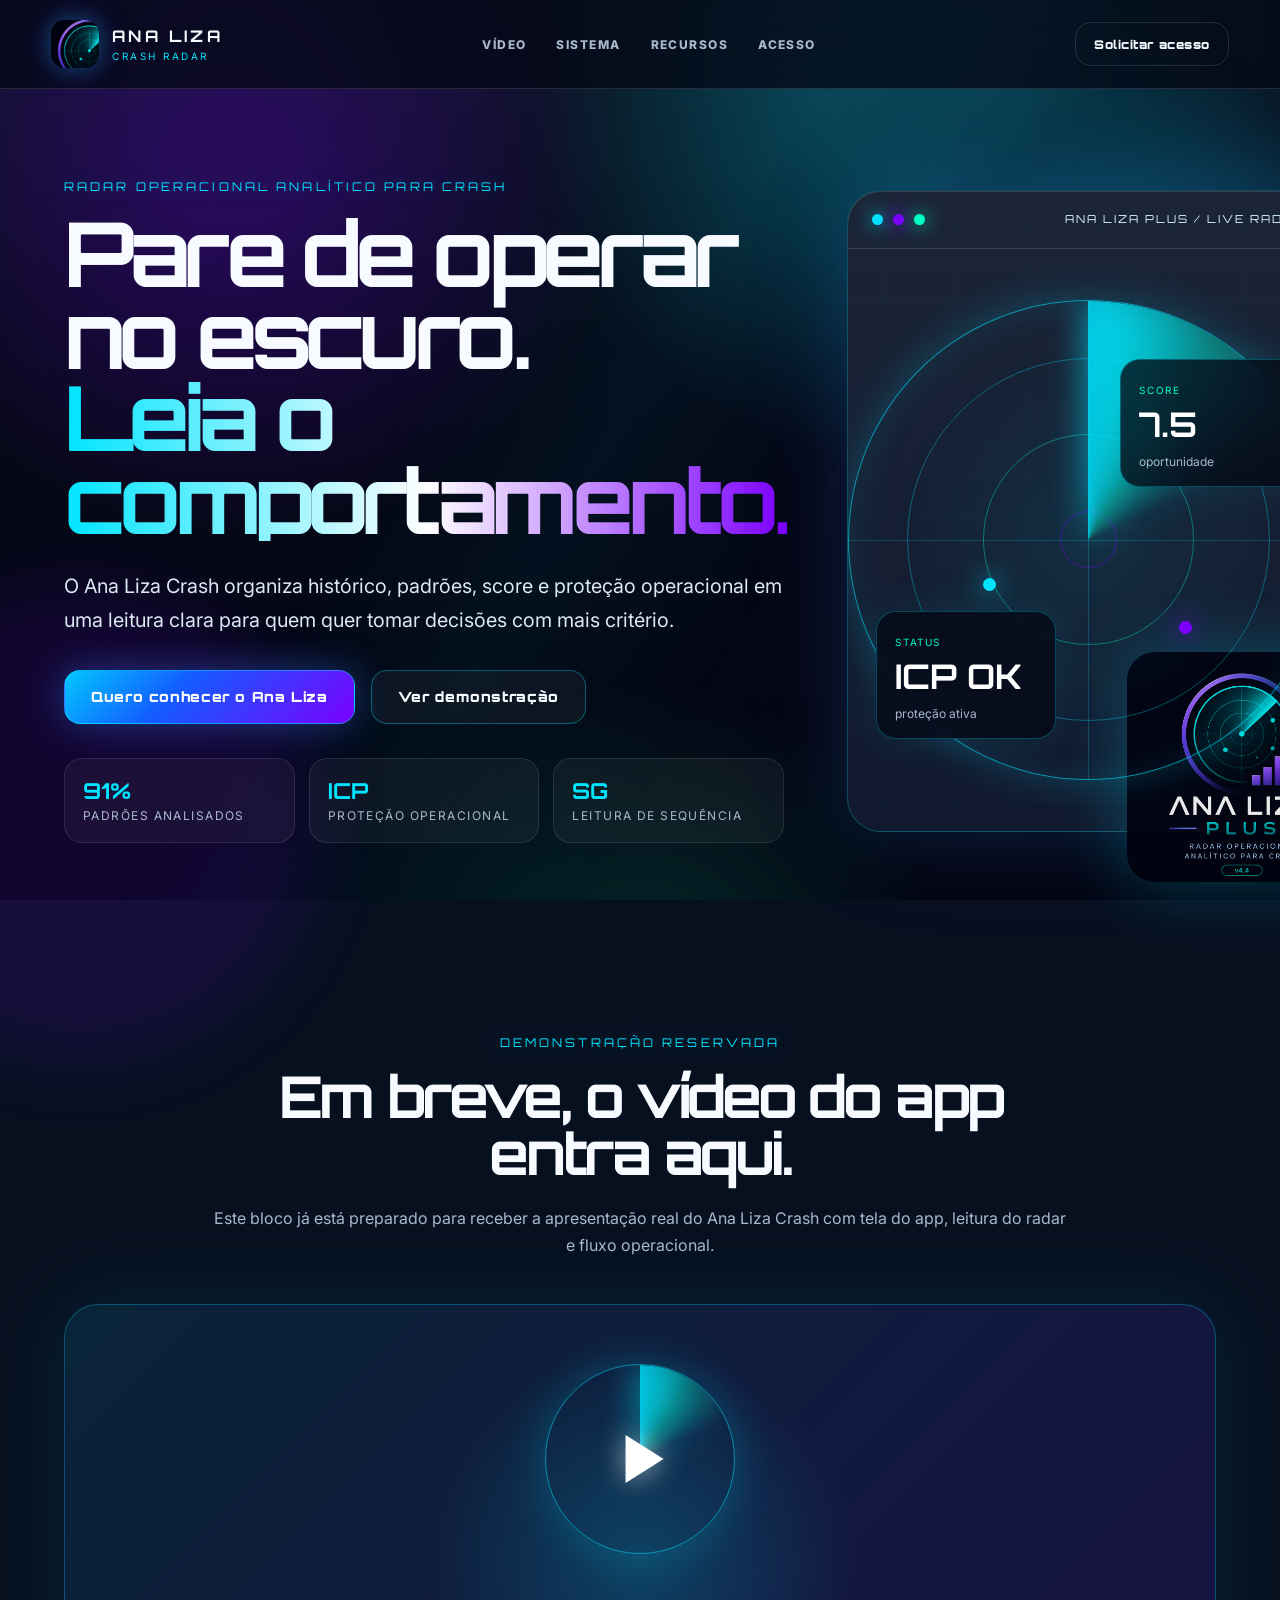
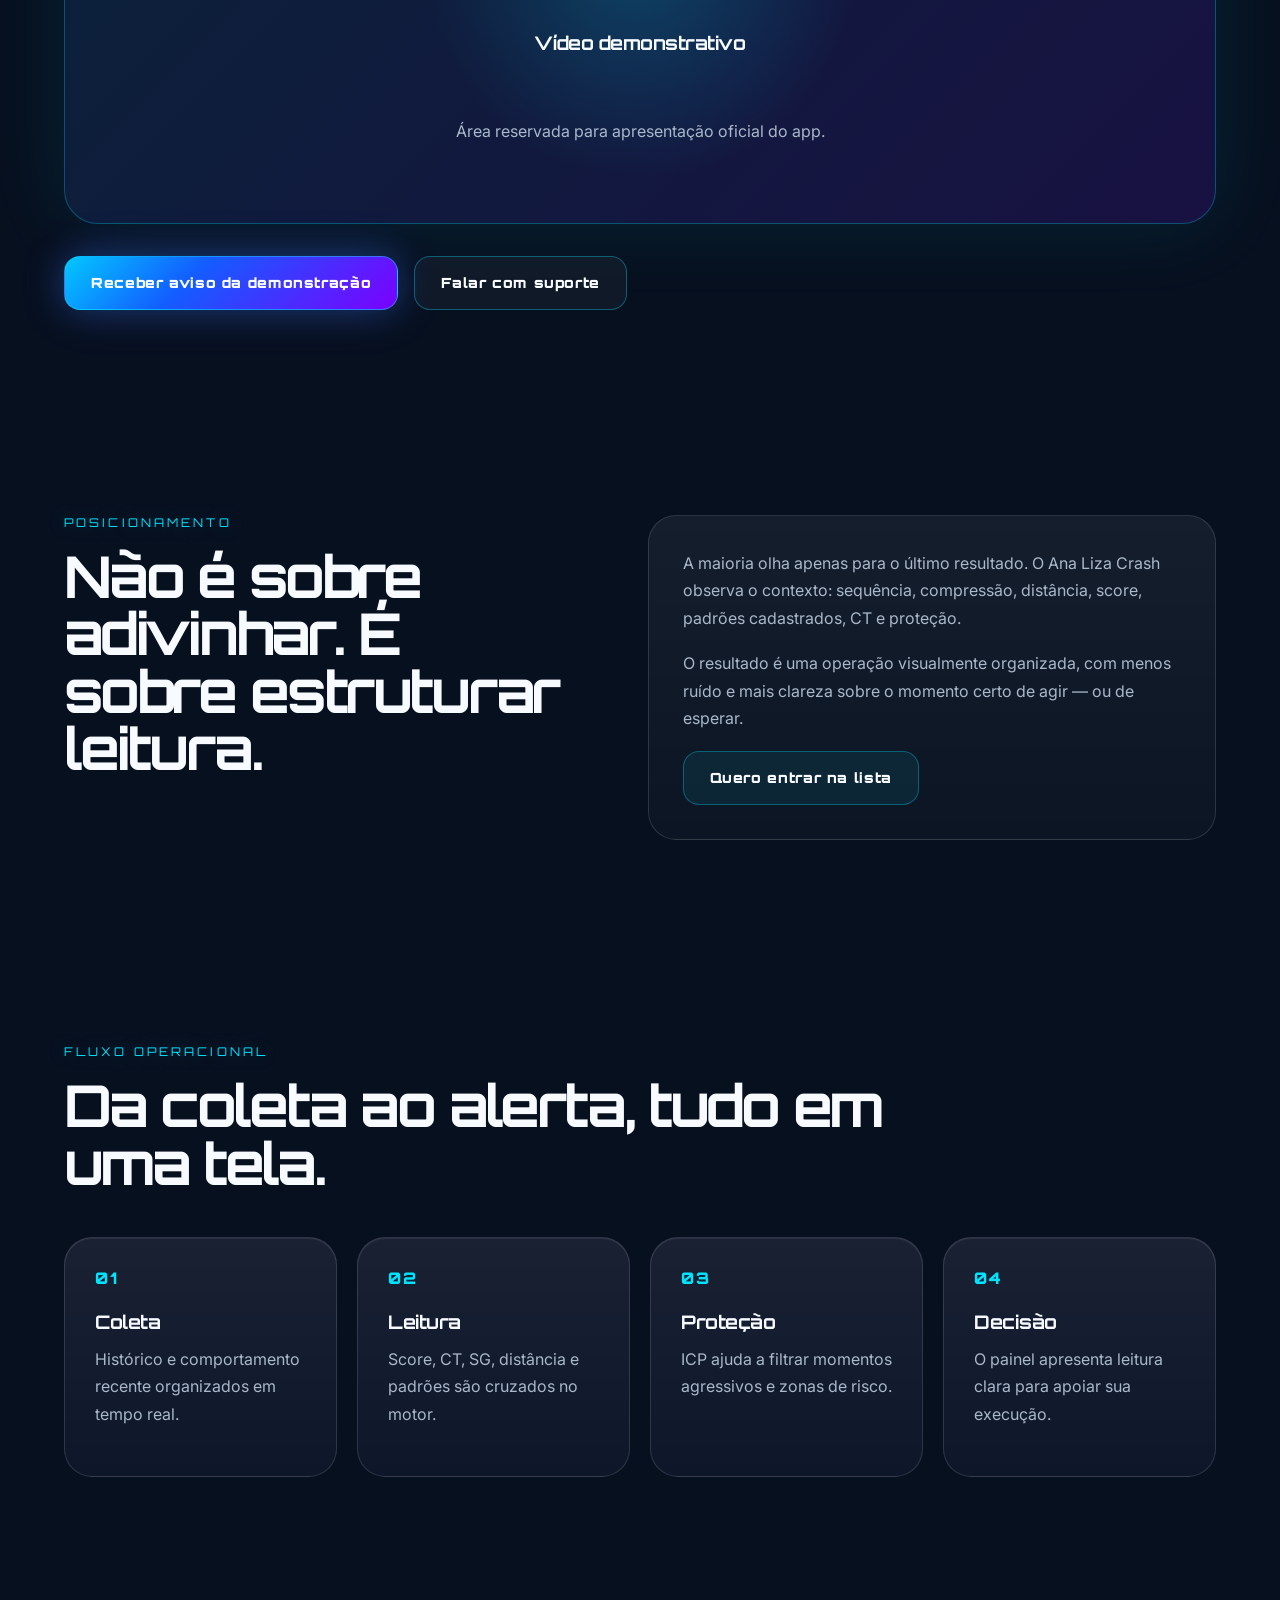
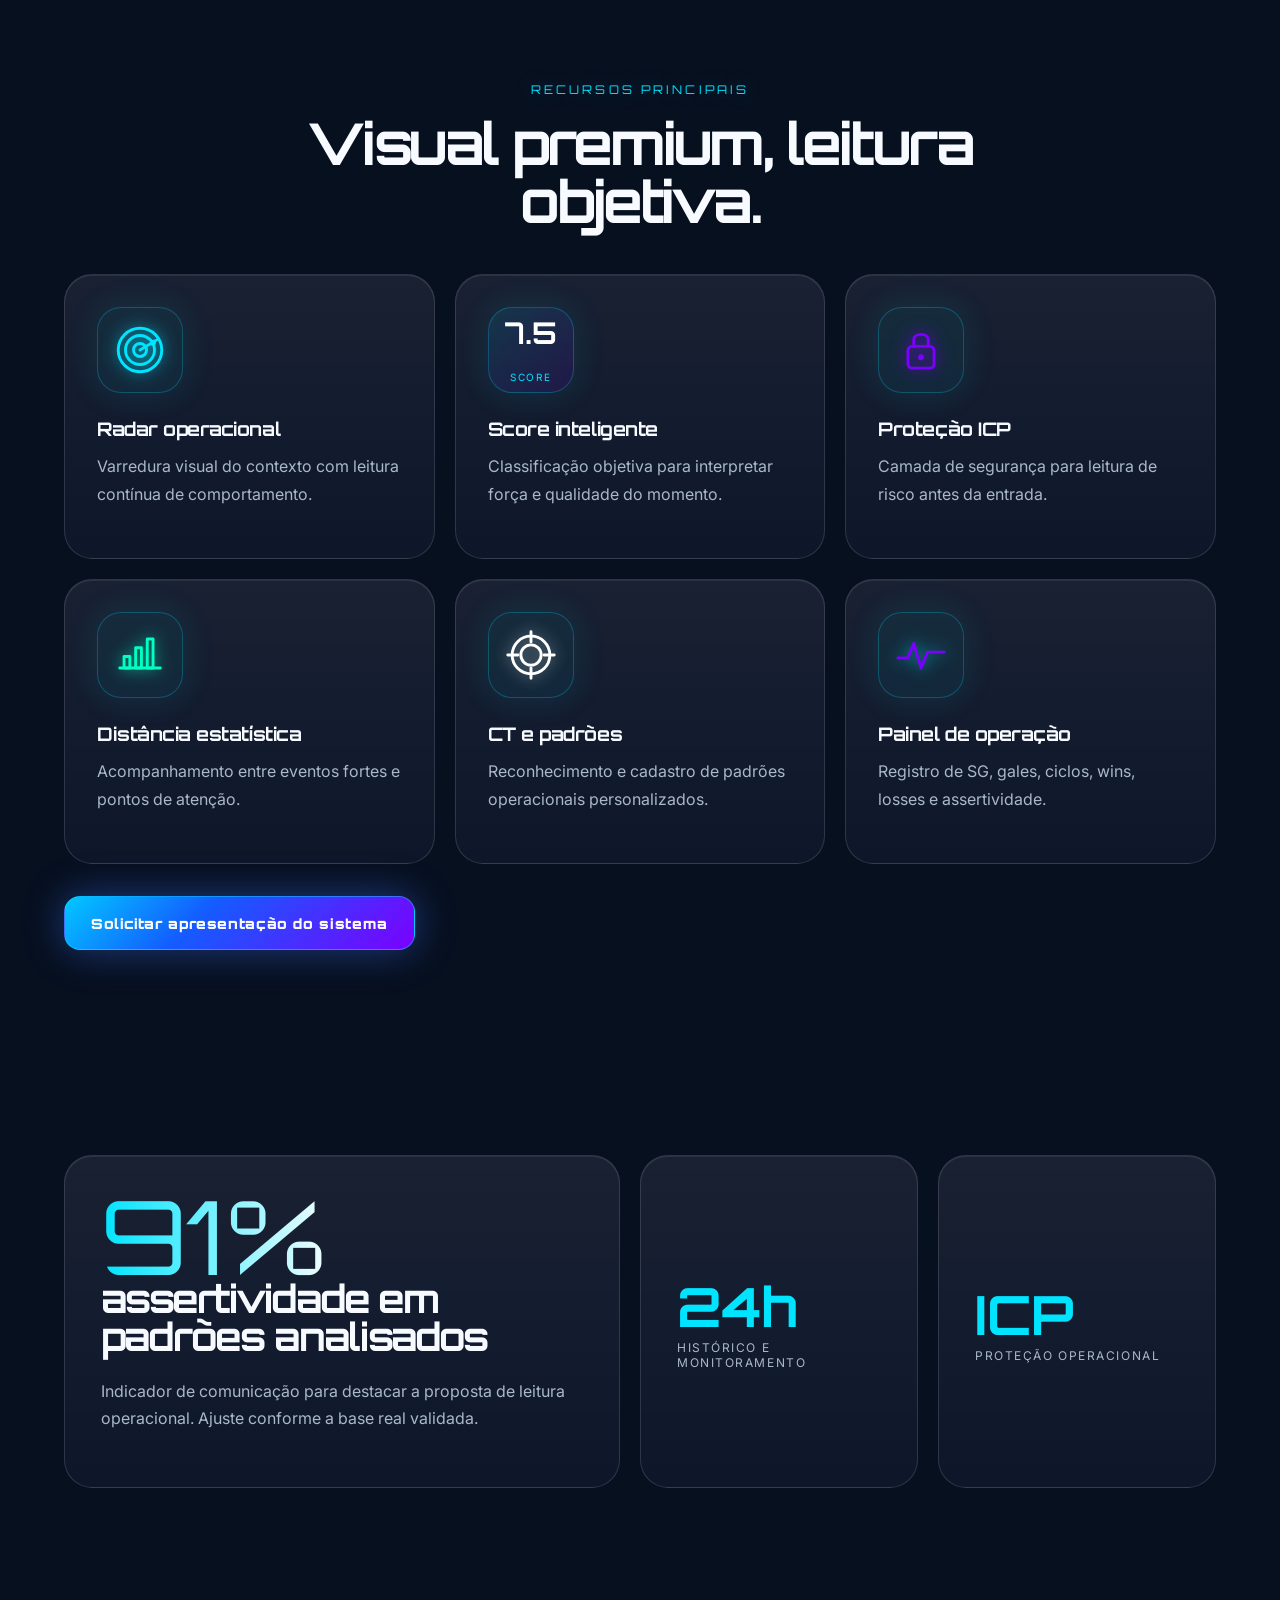
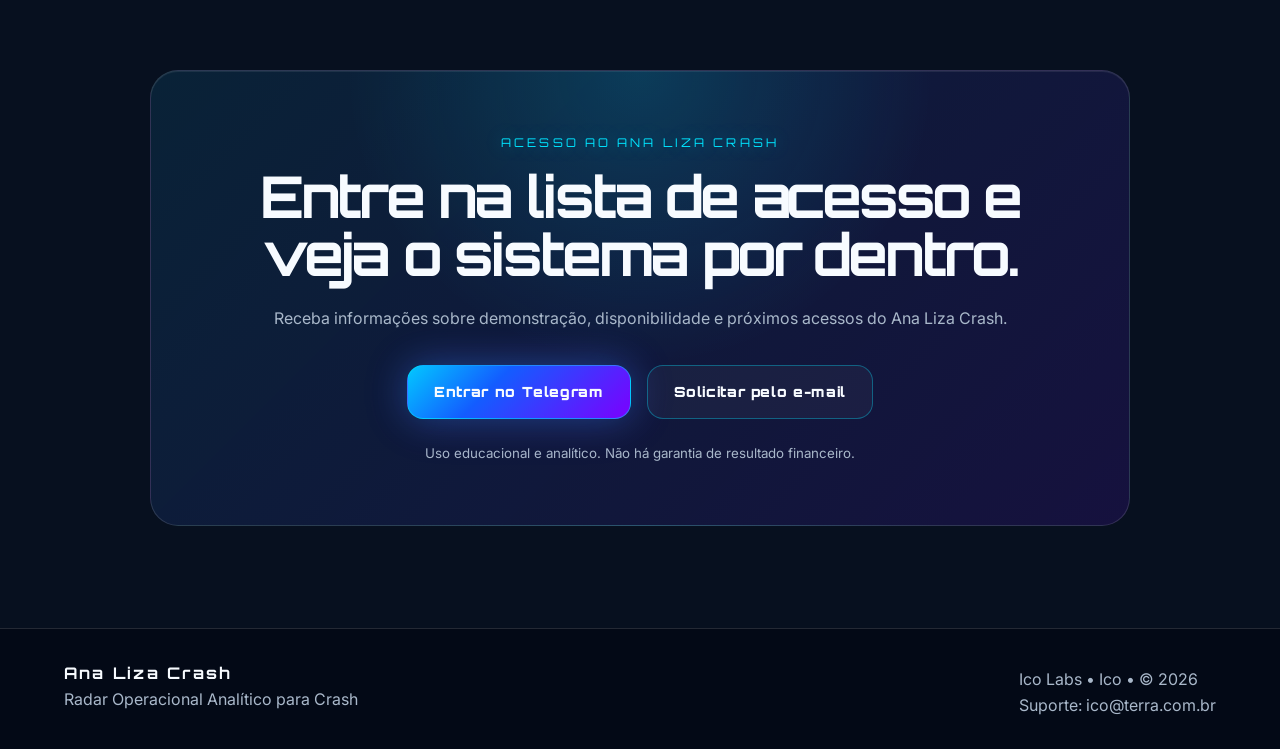
<file: index.html>
<!DOCTYPE html>
<html lang="pt-BR">
<head>
  <meta charset="UTF-8" />
  <meta name="viewport" content="width=device-width, initial-scale=1.0" />
  <title>Ana Liza Crash — Radar Operacional Analítico</title>
  <meta name="description" content="Ana Liza Crash: radar operacional analítico para leitura de padrões no Crash." />
  <link rel="preconnect" href="https://fonts.googleapis.com">
  <link rel="preconnect" href="https://fonts.gstatic.com" crossorigin>
  <link href="https://fonts.googleapis.com/css2?family=Orbitron:wght@500;700;800;900&family=Inter:wght@400;500;600;700;800;900&display=swap" rel="stylesheet">
  
<link rel="icon" href="favicon.ico" sizes="any">
<link rel="icon" type="image/png" sizes="32x32" href="favicon-32.png">
<link rel="icon" type="image/png" sizes="256x256" href="favicon-256.png">
<link rel="apple-touch-icon" href="favicon-256.png">

<link rel="stylesheet" href="style.css" />
</head>

<body>
  <div class="scanlines"></div>
  <div class="ambient ambient-a"></div>
  <div class="ambient ambient-b"></div>

  <header class="nav">
    <a class="brand" href="#topo">
      <img src="assets/app-icon.png" alt="Ícone Ana Liza Crash" />
      <span>
        <strong>ANA LIZA</strong>
        <small>CRASH RADAR</small>
      </span>
    </a>

    <nav class="nav-menu">
      <a href="#video">Vídeo</a>
      <a href="#sistema">Sistema</a>
      <a href="#recursos">Recursos</a>
      <a href="#acesso">Acesso</a>
    </nav>

    <a class="btn btn-nav" href="#acesso">Solicitar acesso</a>
  </header>

  <main id="topo">
    <section class="hero">
      <div class="hero-copy reveal">
        <div class="eyebrow">RADAR OPERACIONAL ANALÍTICO PARA CRASH</div>

        <h1>
          Pare de operar no escuro.
          <span>Leia o comportamento.</span>
        </h1>

        <p class="lead">
          O Ana Liza Crash organiza histórico, padrões, score e proteção operacional em uma leitura clara para quem quer tomar decisões com mais critério.
        </p>

        <div class="hero-actions">
          <a class="btn btn-primary" href="#acesso">Quero conhecer o Ana Liza</a>
          <a class="btn btn-outline" href="#video">Ver demonstração</a>
        </div>

        <div class="micro-proof">
          <div><b>91%</b><span>padrões analisados</span></div>
          <div><b>ICP</b><span>proteção operacional</span></div>
          <div><b>SG</b><span>leitura de sequência</span></div>
        </div>
      </div>

      <div class="hero-panel reveal">
        <div class="hero-device">
          <div class="device-top">
            <span></span><span></span><span></span>
            <p>ANA LIZA PLUS / LIVE RADAR</p>
          </div>

          <div class="radar-stage">
            <div class="radar-orb">
              <div class="ring r1"></div>
              <div class="ring r2"></div>
              <div class="ring r3"></div>
              <div class="axis x"></div>
              <div class="axis y"></div>
              <div class="sweep"></div>
              <i class="ping p1"></i>
              <i class="ping p2"></i>
              <i class="ping p3"></i>
            </div>

            <div class="status-card status-a">
              <small>SCORE</small>
              <strong>7.5</strong>
              <span>oportunidade</span>
            </div>

            <div class="status-card status-b">
              <small>STATUS</small>
              <strong>ICP OK</strong>
              <span>proteção ativa</span>
            </div>
          </div>
        </div>

        <div class="logo-float">
          <img src="assets/ana-liza-logo.png" alt="Ana Liza Plus" />
        </div>
      </div>
    </section>

    <section id="video" class="section video-section">
      <div class="section-heading center reveal">
        <div class="eyebrow">DEMONSTRAÇÃO RESERVADA</div>
        <h2>Em breve, o vídeo do app entra aqui.</h2>
        <p>
          Este bloco já está preparado para receber a apresentação real do Ana Liza Crash com tela do app, leitura do radar e fluxo operacional.
        </p>
      </div>

      <div class="video-box reveal">
        <div class="video-radar">
          <div class="sweep"></div>
          <div class="play"></div>
        </div>
        <h3>Vídeo demonstrativo</h3>
        <p>Área reservada para apresentação oficial do app.</p>
      </div>

      <div class="center cta-row reveal">
        <a class="btn btn-primary" href="#acesso">Receber aviso da demonstração</a>
        <a class="btn btn-outline" href="mailto:ico@terra.com.br">Falar com suporte</a>
      </div>
    </section>

    <section id="sistema" class="section split">
      <div class="reveal">
        <div class="eyebrow">POSICIONAMENTO</div>
        <h2>Não é sobre adivinhar. É sobre estruturar leitura.</h2>
      </div>

      <div class="copy-card reveal">
        <p>
          A maioria olha apenas para o último resultado. O Ana Liza Crash observa o contexto: sequência, compressão, distância, score, padrões cadastrados, CT e proteção.
        </p>
        <p>
          O resultado é uma operação visualmente organizada, com menos ruído e mais clareza sobre o momento certo de agir — ou de esperar.
        </p>
        <a class="btn btn-secondary" href="#acesso">Quero entrar na lista</a>
      </div>
    </section>

    <section class="section flow">
      <div class="section-heading reveal">
        <div class="eyebrow">FLUXO OPERACIONAL</div>
        <h2>Da coleta ao alerta, tudo em uma tela.</h2>
      </div>

      <div class="steps">
        <article class="reveal">
          <span>01</span>
          <h3>Coleta</h3>
          <p>Histórico e comportamento recente organizados em tempo real.</p>
        </article>
        <article class="reveal">
          <span>02</span>
          <h3>Leitura</h3>
          <p>Score, CT, SG, distância e padrões são cruzados no motor.</p>
        </article>
        <article class="reveal">
          <span>03</span>
          <h3>Proteção</h3>
          <p>ICP ajuda a filtrar momentos agressivos e zonas de risco.</p>
        </article>
        <article class="reveal">
          <span>04</span>
          <h3>Decisão</h3>
          <p>O painel apresenta leitura clara para apoiar sua execução.</p>
        </article>
      </div>
    </section>

    <section id="recursos" class="section resources">
      <div class="section-heading center reveal">
        <div class="eyebrow">RECURSOS PRINCIPAIS</div>
        <h2>Visual premium, leitura objetiva.</h2>
      </div>

      <div class="feature-grid">
        <article class="feature reveal">
          <div class="feature-icon radar-svg">
            <svg viewBox="0 0 80 80" aria-hidden="true">
              <circle cx="40" cy="40" r="30"></circle><circle cx="40" cy="40" r="20"></circle><circle cx="40" cy="40" r="9"></circle>
              <path d="M40 40 L65 25"></path><circle class="fill" cx="58" cy="30" r="4"></circle>
            </svg>
          </div>
          <h3>Radar operacional</h3>
          <p>Varredura visual do contexto com leitura contínua de comportamento.</p>
        </article>

        <article class="feature reveal">
          <div class="feature-icon score-svg">
            <strong>7.5</strong>
            <small>SCORE</small>
          </div>
          <h3>Score inteligente</h3>
          <p>Classificação objetiva para interpretar força e qualidade do momento.</p>
        </article>

        <article class="feature reveal">
          <div class="feature-icon lock-svg">
            <svg viewBox="0 0 80 80" aria-hidden="true">
              <rect x="22" y="35" width="36" height="30" rx="6"></rect>
              <path d="M30 35 V26 C30 16 50 16 50 26 V35"></path>
              <circle class="fill" cx="40" cy="50" r="4"></circle>
            </svg>
          </div>
          <h3>Proteção ICP</h3>
          <p>Camada de segurança para leitura de risco antes da entrada.</p>
        </article>

        <article class="feature reveal">
          <div class="feature-icon chart-svg">
            <svg viewBox="0 0 80 80" aria-hidden="true">
              <path d="M12 58 H68"></path>
              <rect x="18" y="42" width="8" height="16"></rect>
              <rect x="34" y="30" width="8" height="28"></rect>
              <rect x="50" y="18" width="8" height="40"></rect>
            </svg>
          </div>
          <h3>Distância estatística</h3>
          <p>Acompanhamento entre eventos fortes e pontos de atenção.</p>
        </article>

        <article class="feature reveal">
          <div class="feature-icon target-svg">
            <svg viewBox="0 0 80 80" aria-hidden="true">
              <circle cx="40" cy="40" r="26"></circle><circle cx="40" cy="40" r="14"></circle>
              <path d="M40 8 V22 M40 58 V72 M8 40 H22 M58 40 H72"></path>
            </svg>
          </div>
          <h3>CT e padrões</h3>
          <p>Reconhecimento e cadastro de padrões operacionais personalizados.</p>
        </article>

        <article class="feature reveal">
          <div class="feature-icon pulse-svg">
            <svg viewBox="0 0 80 80" aria-hidden="true">
              <path d="M8 44 H22 L30 24 L40 58 L49 36 H72"></path>
            </svg>
          </div>
          <h3>Painel de operação</h3>
          <p>Registro de SG, gales, ciclos, wins, losses e assertividade.</p>
        </article>
      </div>

      <div class="center cta-row reveal">
        <a class="btn btn-primary" href="#acesso">Solicitar apresentação do sistema</a>
      </div>
    </section>

    <section class="section proof">
      <article class="proof-main reveal">
        <span>91%</span>
        <h2>assertividade em padrões analisados</h2>
        <p>Indicador de comunicação para destacar a proposta de leitura operacional. Ajuste conforme a base real validada.</p>
      </article>

      <article class="proof-mini reveal">
        <b>24h</b>
        <span>histórico e monitoramento</span>
      </article>

      <article class="proof-mini reveal">
        <b>ICP</b>
        <span>proteção operacional</span>
      </article>
    </section>

    <section id="acesso" class="section final-cta">
      <div class="cta-card reveal">
        <div class="eyebrow">ACESSO AO ANA LIZA CRASH</div>
        <h2>Entre na lista de acesso e veja o sistema por dentro.</h2>
        <p>
          Receba informações sobre demonstração, disponibilidade e próximos acessos do Ana Liza Crash.
        </p>

        <div class="final-buttons">
          <a class="btn btn-primary" href="https://t.me/" target="_blank" rel="noopener">Entrar no Telegram</a>
          <a class="btn btn-outline" href="mailto:ico@terra.com.br">Solicitar pelo e-mail</a>
        </div>

        <small>Uso educacional e analítico. Não há garantia de resultado financeiro.</small>
      </div>
    </section>
  </main>

  <footer class="footer">
    <div>
      <strong>Ana Liza Crash</strong>
      <span>Radar Operacional Analítico para Crash</span>
    </div>
    <div>
      <span>Ico Labs • Ico • © 2026</span>
      <span>Suporte: ico@terra.com.br</span>
    </div>
  </footer>

  <script src="script.js"></script>
</body>
</html>
</file>
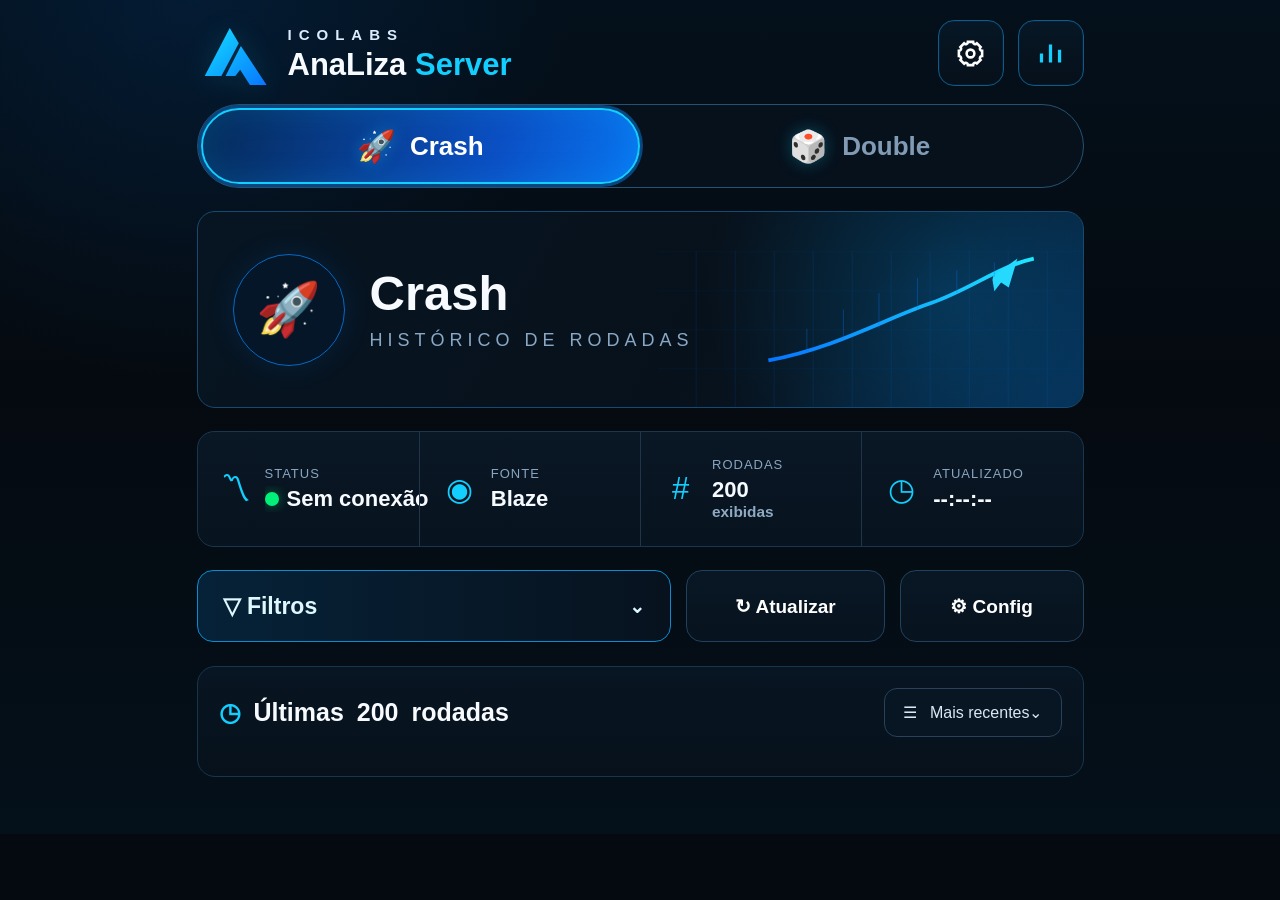
<file: android-liva-v2/app/src/main/assets/index.html>
<!doctype html>
<html lang="pt-BR">
<head>
<meta charset="utf-8">
<meta name="viewport" content="width=device-width,initial-scale=1,maximum-scale=1,user-scalable=no">
<title>AnaLiza Server</title>
<style>
:root{
  --bg:#050a10;--bg2:#07111c;--panel:#081521;--panel2:#0a1928;
  --line:#173a57;--line2:#0c6aa0;--cyan:#12cfff;--blue:#087cff;
  --blue2:#0a45b7;--white:#f7fbff;--muted:#8faac2;--green:#00f07a;
  --red:#ff334e;--black:#111923;--tile:#1d2b3a;--teal:#00dbc7;
}
*{box-sizing:border-box}
html,body{margin:0;background:var(--bg);color:var(--white);font-family:Roboto,Arial,sans-serif;overflow-x:hidden}
body{min-height:100%;background:
radial-gradient(circle at 15% 0%,rgba(0,122,255,.11),transparent 28%),
linear-gradient(180deg,#04101b 0%,#050a10 46%,#04101a 100%)}
button,input,select{font:inherit}
.app{width:100%;max-width:941px;margin:0 auto;padding:20px 27px 34px}
.header{display:flex;align-items:center;justify-content:space-between;gap:14px;margin-bottom:18px}
.brand{display:flex;align-items:center;gap:13px;min-width:0}
.brand-mark{width:78px;height:64px;filter:drop-shadow(0 0 14px rgba(18,207,255,.15))}
.brand-copy{line-height:1}.brand-copy .labs{font-size:15px;letter-spacing:7px;font-weight:700;color:#dcecff;margin:0 0 7px}
.brand-copy .name{font-size:31px;font-weight:800;white-space:nowrap}.brand-copy .name span{color:var(--cyan)}
.header-actions{display:flex;gap:14px}
.icon-btn{width:66px;height:66px;border-radius:16px;border:1px solid #0e5b8b;background:linear-gradient(180deg,#071725,#06101a);color:white;display:grid;place-items:center;box-shadow:inset 0 0 0 1px rgba(30,165,255,.06);padding:0}
.icon-btn svg{width:31px;height:31px}
.tabs{display:grid;grid-template-columns:1fr 1fr;border:1px solid #255273;border-radius:42px;padding:3px;margin-bottom:23px;background:#06111c}
.tab{height:76px;border:0;border-radius:38px;background:transparent;color:#829bb4;font-size:26px;font-weight:700;display:flex;align-items:center;justify-content:center;gap:14px}
.tab.active{color:white;border:2px solid var(--cyan);background:linear-gradient(110deg,#052a57,#0b50c5 68%,#0876f1);box-shadow:0 0 0 3px rgba(12,136,255,.45),inset 0 0 32px rgba(0,204,255,.15)}
.tab .sym{font-size:31px;filter:drop-shadow(0 0 8px rgba(21,207,255,.3))}
.hero{position:relative;border:1px solid #174a70;border-radius:18px;min-height:192px;margin-bottom:23px;overflow:hidden;background:linear-gradient(120deg,#071522 0%,#07111b 58%,#071c31 100%)}
.hero:before{content:"";position:absolute;inset:0;background:
linear-gradient(130deg,transparent 0 70%,rgba(0,135,255,.16)),
radial-gradient(circle at 85% 40%,rgba(0,166,255,.2),transparent 32%);pointer-events:none}
.hero .gridlines{position:absolute;right:0;bottom:0;width:48%;height:80%;opacity:.3;background:repeating-linear-gradient(90deg,transparent 0 37px,rgba(0,119,255,.25) 38px 39px),repeating-linear-gradient(0deg,transparent 0 37px,rgba(0,119,255,.12) 38px 39px)}
.hero-inner{position:relative;z-index:1;height:100%;display:flex;align-items:center;justify-content:space-between;padding:35px}
.hero-left{display:flex;align-items:center;gap:25px}
.hero-badge{width:112px;height:112px;border-radius:56px;border:1px solid #0469c3;background:#051629;display:grid;place-items:center;box-shadow:0 0 30px rgba(0,123,255,.12)}
.hero-badge .bigicon{font-size:52px}
.hero h1{margin:0;font-size:49px;line-height:1;font-weight:900}.hero .subtitle{margin-top:12px;color:#89a8c6;font-size:18px;letter-spacing:5px}
.hero-art{position:relative;width:290px;height:125px}
.hero-art svg{width:100%;height:100%}
.statusbar{display:grid;grid-template-columns:repeat(4,1fr);border:1px solid #18364f;border-radius:17px;background:linear-gradient(180deg,#0a1724,#07131f);margin-bottom:23px;overflow:hidden}
.stat{padding:25px 22px;display:flex;gap:14px;align-items:center;min-width:0}
.stat+.stat{border-left:1px solid #20344a}
.stat-icon{font-size:31px;color:var(--cyan);width:35px;text-align:center}
.stat .label{color:#89a5c1;font-size:13px;letter-spacing:1px;margin-bottom:5px}.stat .value{font-size:22px;font-weight:800;white-space:nowrap;overflow:hidden;text-overflow:ellipsis}.green-dot{width:14px;height:14px;border-radius:50%;background:var(--green);display:inline-block;margin-right:8px;box-shadow:0 0 12px rgba(0,240,122,.45)}
.controls{display:grid;grid-template-columns:1.6fr .67fr .62fr;gap:15px;margin-bottom:24px}
.control{height:72px;border-radius:16px;border:1px solid #22415e;background:linear-gradient(180deg,#091724,#07131f);color:white;font-size:19px;font-weight:650;display:flex;align-items:center;justify-content:center;gap:12px}
.control.primary{justify-content:space-between;padding:0 25px;border-color:#0b8cd0;background:linear-gradient(90deg,#062238,#07121e);color:#dff8ff}.control.primary strong{display:flex;gap:12px;align-items:center;font-size:23px}
.filters{display:none;border:1px solid #174361;border-radius:15px;background:#071522;padding:16px;margin:-10px 0 20px}.filters.open{display:grid;grid-template-columns:repeat(3,1fr);gap:10px}
.filters label{font-size:11px;color:#8ea8c1;display:flex;flex-direction:column;gap:6px}.filters input,.filters select{width:100%;background:#06101a;border:1px solid #24435c;border-radius:10px;color:white;padding:12px}
.panel{border:1px solid #17364e;border-radius:18px;background:linear-gradient(180deg,#081522,#06111b);padding:21px;margin-bottom:23px}
.panel-head{display:flex;align-items:center;justify-content:space-between;gap:12px;margin-bottom:18px}
.panel-title{display:flex;align-items:center;gap:13px;font-size:25px;font-weight:800}.panel-title .cyan{color:var(--cyan)}
.sort{border:1px solid #294259;border-radius:13px;background:#081522;color:#d9e7f5;padding:14px 18px;font-size:16px}
.crash-grid,.double-grid{display:grid;grid-template-columns:repeat(6,1fr);gap:14px}
.crash-card,.double-card{height:118px;border-radius:13px;border:1px solid #3b566e;display:flex;flex-direction:column;align-items:center;justify-content:center;position:relative;overflow:hidden}
.crash-card{background:linear-gradient(180deg,#26384a,#102131);box-shadow:inset 0 0 24px rgba(255,255,255,.025)}
.crash-card:after{content:"";position:absolute;left:0;right:0;bottom:34px;height:18px;opacity:.35;background:linear-gradient(135deg,transparent 0 8%,#7891aa 9% 12%,transparent 13% 28%,#7891aa 29% 33%,transparent 34% 47%,#7891aa 48% 52%,transparent 53%)}
.crash-card.hot{background:linear-gradient(180deg,#00a997,#063d43);border-color:#13e9d7;box-shadow:inset 0 0 28px rgba(0,255,221,.16),0 0 11px rgba(0,224,203,.13)}
.crash-card.hot:after{background:linear-gradient(135deg,transparent 0 8%,#0fffea 9% 12%,transparent 13% 28%,#0fffea 29% 33%,transparent 34% 47%,#0fffea 48% 52%,transparent 53%)}
.crash-card .mult{font-size:25px;font-weight:900;z-index:1}.crash-card.hot .mult{color:#54fff2}.crash-card .time{position:absolute;bottom:10px;font-size:14px;color:#c6d7e8;z-index:1}
.flow-title-row{display:flex;justify-content:space-between;align-items:center;margin-bottom:15px}.flow-title{font-size:26px;font-weight:850;display:flex;align-items:center;gap:12px}.flow-title .coin{width:36px;height:36px;border:2px solid var(--cyan);border-radius:50%;display:grid;place-items:center;color:var(--cyan)}
.flow-amounts{display:grid;grid-template-columns:repeat(3,1fr);gap:12px;margin-bottom:12px}
.flow-card{border:1px solid #263e54;border-radius:14px;background:#081523;padding:18px 18px;min-height:93px;display:flex;align-items:center;gap:16px}.flow-card.red{background:linear-gradient(90deg,#30111b,#101622);border-color:#5d2332}.flow-card.white{background:linear-gradient(90deg,#101822,#0b1623)}
.dot-ring{width:58px;height:58px;border-radius:50%;border:4px solid #8497a8;flex:0 0 auto}.red .dot-ring{border-color:#ff3854;box-shadow:0 0 16px rgba(255,51,78,.18)}.white .dot-ring{border-color:#f5f7fb;background:#f2f6fa}
.amount{font-size:20px;font-weight:900;white-space:nowrap}.red .amount{color:#ff5267}.flow-label{font-size:13px;margin-top:6px;color:#91a8be}.red .flow-label{color:#ff5267}
.flow-metrics{display:grid;grid-template-columns:repeat(4,1fr);gap:12px;margin-bottom:12px}.metric{min-height:88px;border:1px solid #243f58;border-radius:13px;background:#081523;padding:16px;display:flex;gap:12px;align-items:center}.metric .ico{font-size:27px;color:var(--cyan)}.metric .mval{font-size:19px;font-weight:850;white-space:nowrap;overflow:hidden;text-overflow:ellipsis}.metric .mlabel{font-size:11px;color:#8ca6bd;margin-top:5px}.metric .status-ok{color:#00ef74}
.trend{border:1px solid #0b6b9d;border-radius:13px;background:linear-gradient(90deg,#061626,#071a2b);padding:17px;display:grid;grid-template-columns:1fr auto;gap:22px;align-items:center;margin-bottom:20px}.trend-title{font-size:14px;margin-bottom:11px;color:#dbe9f7}.trendbar{height:12px;border-radius:9px;overflow:hidden;display:flex;background:#182736}.trendbar span{height:100%}.trendbar .tr{background:#ff3a53}.trendbar .tb{background:#566b82}.trendbar .tw{background:#f2f5f8}.trendnums{display:grid;grid-template-columns:repeat(3,1fr);gap:4px;margin-top:7px;font-size:15px;font-weight:800}.trendnums span:nth-child(1){color:#ff5067}.trendnums span:nth-child(2){color:#8ca1b7}.trendnums span:nth-child(3){color:#f5f8fb}.rounds-available{border-left:1px solid #24445f;padding-left:24px;text-align:center}.rounds-available b{font-size:27px}.rounds-available small{display:block;color:#90a9c0;margin-top:4px}
.double-card{height:105px;background:linear-gradient(180deg,#142331,#08131e)}.double-card.red{background:linear-gradient(180deg,#ff163e,#9b132e);border-color:#ff3d5c}.double-card.white{background:linear-gradient(180deg,#ffffff,#dce7f0);border-color:#f9fbff;color:#111923}.double-card.black{background:linear-gradient(180deg,#172633,#08131e)}
.double-card .num{width:53px;height:53px;border:3px solid currentColor;border-radius:50%;display:grid;place-items:center;font-size:20px;font-weight:850;margin-bottom:5px}.double-card .dtime{font-size:13px}
.modal{display:none;position:fixed;inset:0;background:rgba(0,0,0,.72);z-index:50;padding:30px;align-items:center;justify-content:center}.modal.open{display:flex}.modal-card{width:min(600px,100%);border:1px solid #176694;background:#071522;border-radius:20px;padding:24px}.modal-card h3{margin:0 0 15px;font-size:23px}.modal-card input{width:100%;padding:15px;background:#050f18;color:white;border:1px solid #24506e;border-radius:12px;margin-bottom:14px}.modal-actions{display:flex;justify-content:flex-end;gap:10px}.modal-actions button{padding:12px 18px;border-radius:10px;border:1px solid #22618c;background:#082038;color:white}
.hidden{display:none!important}
@media(max-width:760px){
  .app{padding:14px 11px 24px}.brand-mark{width:46px;height:40px}.brand-copy .labs{font-size:9px;letter-spacing:4px;margin-bottom:4px}.brand-copy .name{font-size:20px}
  .header-actions{gap:8px}.icon-btn{width:45px;height:45px;border-radius:11px}.icon-btn svg{width:23px;height:23px}
  .tabs{margin-bottom:13px}.tab{height:49px;font-size:17px;gap:8px}.tab .sym{font-size:20px}
  .hero{min-height:112px;margin-bottom:13px;border-radius:13px}.hero-inner{padding:18px}.hero-left{gap:13px}.hero-badge{width:65px;height:65px}.hero-badge .bigicon{font-size:30px}.hero h1{font-size:31px}.hero .subtitle{font-size:10px;letter-spacing:2.6px;margin-top:7px}.hero-art{width:155px;height:75px}
  .statusbar{margin-bottom:13px;border-radius:13px}.stat{padding:15px 8px;gap:7px}.stat-icon{font-size:19px;width:22px}.stat .label{font-size:8px}.stat .value{font-size:13px}.green-dot{width:8px;height:8px;margin-right:4px}
  .controls{gap:7px;margin-bottom:14px}.control{height:50px;border-radius:11px;font-size:12px;gap:6px}.control.primary{padding:0 13px}.control.primary strong{font-size:14px;gap:7px}
  .filters{grid-template-columns:repeat(3,1fr);padding:10px;margin-bottom:12px}.filters input,.filters select{padding:9px;font-size:12px}
  .panel{padding:11px;margin-bottom:13px;border-radius:13px}.panel-head{margin-bottom:10px}.panel-title{font-size:16px;gap:7px}.sort{font-size:11px;padding:9px 11px}
  .crash-grid,.double-grid{gap:6px}.crash-card{height:72px;border-radius:9px}.crash-card .mult{font-size:15px}.crash-card .time{font-size:9px;bottom:6px}.crash-card:after{bottom:20px;height:10px}
  .flow-title-row{margin-bottom:9px}.flow-title{font-size:17px;gap:7px}.flow-title .coin{width:25px;height:25px}.flow-amounts,.flow-metrics{gap:6px;margin-bottom:6px}.flow-card{padding:8px;min-height:64px;gap:8px;border-radius:9px}.dot-ring{width:35px;height:35px;border-width:3px}.amount{font-size:12px}.flow-label{font-size:8px;margin-top:3px}
  .metric{min-height:58px;padding:8px;gap:6px;border-radius:9px}.metric .ico{font-size:16px}.metric .mval{font-size:12px}.metric .mlabel{font-size:7px;margin-top:2px}
  .trend{padding:10px;gap:10px;margin-bottom:11px}.trend-title{font-size:9px;margin-bottom:7px}.trendbar{height:8px}.trendnums{font-size:10px}.rounds-available{padding-left:10px}.rounds-available b{font-size:17px}.rounds-available small{font-size:8px}
  .double-card{height:67px;border-radius:9px}.double-card .num{width:34px;height:34px;border-width:2px;font-size:13px;margin-bottom:2px}.double-card .dtime{font-size:8px}
}
</style>
</head>
<body>
<div class="app">
  <header class="header">
    <div class="brand">
      <svg class="brand-mark" viewBox="0 0 108 92" aria-label="IcoLabs">
        <defs><linearGradient id="ag" x1="0" y1="0" x2="1" y2="1"><stop stop-color="#13dfff"/><stop offset="1" stop-color="#0876ff"/></linearGradient></defs>
        <path fill="url(#ag)" d="M9 79L45 10l13 22-25 47H9zm30 0l22-43 37 56H74L60 70l-7 9H39z"/>
      </svg>
      <div class="brand-copy"><div class="labs">ICOLABS</div><div class="name">AnaLiza <span>Server</span></div></div>
    </div>
    <div class="header-actions">
      <button class="icon-btn" id="settingsBtn" aria-label="Configurações"><svg viewBox="0 0 24 24" fill="none" stroke="currentColor" stroke-width="2"><circle cx="12" cy="12" r="3"/><path d="M19.4 15a1.7 1.7 0 0 0 .34 1.88l.06.06-2.83 2.83-.06-.06a1.7 1.7 0 0 0-1.88-.34 1.7 1.7 0 0 0-1.03 1.55V21h-4v-.08A1.7 1.7 0 0 0 8.97 19.4a1.7 1.7 0 0 0-1.88.34l-.06.06-2.83-2.83.06-.06A1.7 1.7 0 0 0 4.6 15a1.7 1.7 0 0 0-1.55-1.03H3v-4h.05A1.7 1.7 0 0 0 4.6 8.94a1.7 1.7 0 0 0-.34-1.88L4.2 7l2.83-2.83.06.06A1.7 1.7 0 0 0 8.97 4.6 1.7 1.7 0 0 0 10 3.05V3h4v.05a1.7 1.7 0 0 0 1.03 1.55 1.7 1.7 0 0 0 1.88-.34l.06-.06L19.8 7l-.06.06a1.7 1.7 0 0 0-.34 1.88 1.7 1.7 0 0 0 1.55 1.03H21v4h-.05A1.7 1.7 0 0 0 19.4 15z"/></svg></button>
      <button class="icon-btn" aria-label="Status"><svg viewBox="0 0 24 24" fill="none" stroke="#12cfff" stroke-width="2.5"><path d="M5 19V12M12 19V5M19 19V9"/></svg></button>
    </div>
  </header>

  <nav class="tabs">
    <button class="tab active" data-page="crash"><span class="sym">🚀</span>Crash</button>
    <button class="tab" data-page="double"><span class="sym">🎲</span>Double</button>
  </nav>

  <main id="crashPage">
    <section class="hero">
      <div class="gridlines"></div>
      <div class="hero-inner">
        <div class="hero-left"><div class="hero-badge"><div class="bigicon">🚀</div></div><div><h1>Crash</h1><div class="subtitle">HISTÓRICO DE RODADAS</div></div></div>
        <div class="hero-art"><svg viewBox="0 0 300 130"><defs><linearGradient id="ln" x1="0" y1="1" x2="1" y2="0"><stop stop-color="#0676ff"/><stop offset="1" stop-color="#1ce8ff"/></linearGradient></defs><path d="M10 118 C80 105 130 75 180 58 C220 44 250 20 286 12" fill="none" stroke="url(#ln)" stroke-width="4"/><path d="M244 30l25-18-9 30-8-5-7 9-2-12z" fill="#25d9ff"/><g stroke="#0878ff" opacity=".35"><path d="M50 110v-25M88 96V65M125 84V48M165 65V32M206 48V24M245 31V16"/></g></svg></div>
      </div>
    </section>

    <section class="statusbar">
      <div class="stat"><div class="stat-icon">〽</div><div><div class="label">STATUS</div><div class="value"><span class="green-dot"></span><span id="crashStatus">Online</span></div></div></div>
      <div class="stat"><div class="stat-icon">◉</div><div><div class="label">FONTE</div><div class="value">Blaze</div></div></div>
      <div class="stat"><div class="stat-icon">#</div><div><div class="label">RODADAS</div><div class="value"><span id="crashCount">200</span><small style="display:block;color:#8faac2;font-size:.7em">exibidas</small></div></div></div>
      <div class="stat"><div class="stat-icon">◷</div><div><div class="label">ATUALIZADO</div><div class="value" id="crashUpdated">--:--:--</div><small id="crashDate" style="color:#8faac2"></small></div></div>
    </section>

    <section class="controls">
      <button class="control primary" id="filterBtn"><strong>▽ Filtros</strong><span>⌄</span></button>
      <button class="control" id="refreshCrash">↻ Atualizar</button>
      <button class="control" id="configCrash">⚙ Config</button>
    </section>
    <section class="filters" id="crashFilters">
      <label>RODADAS<select id="crashLimit"><option>50</option><option>100</option><option selected>200</option><option>500</option></select></label>
      <label>MÍNIMO<input id="crashMin" type="number" step=".01" placeholder="1.00"></label>
      <label>MÁXIMO<input id="crashMax" type="number" step=".01" placeholder="100"></label>
    </section>

    <section class="panel">
      <div class="panel-head"><div class="panel-title"><span class="cyan">◷</span>Últimas <span id="crashHeadCount">200</span> rodadas</div><div class="sort">☰ &nbsp; Mais recentes⌄</div></div>
      <div class="crash-grid" id="crashGrid"></div>
    </section>
  </main>

  <main id="doublePage" class="hidden">
    <section class="hero">
      <div class="gridlines"></div>
      <div class="hero-inner">
        <div class="hero-left"><div class="hero-badge"><div class="bigicon">🎲</div></div><div><h1>Double</h1><div class="subtitle">HISTÓRICO DE RODADAS</div></div></div>
        <div class="hero-art"><svg viewBox="0 0 300 130"><path d="M5 112 C86 94 154 80 210 54 C250 36 272 17 294 6" fill="none" stroke="#18cfff" stroke-width="3"/><g transform="translate(155 30) rotate(-12)"><rect width="66" height="66" rx="14" fill="#e8183b"/><g fill="white"><circle cx="18" cy="18" r="5"/><circle cx="48" cy="18" r="5"/><circle cx="33" cy="33" r="5"/><circle cx="18" cy="48" r="5"/><circle cx="48" cy="48" r="5"/></g></g><g transform="translate(215 54) rotate(15)"><rect width="64" height="64" rx="14" fill="#071b2b" stroke="#1acfff" stroke-width="2"/><g fill="#d9f9ff"><circle cx="18" cy="18" r="5"/><circle cx="46" cy="18" r="5"/><circle cx="18" cy="46" r="5"/><circle cx="46" cy="46" r="5"/></g></g></svg></div>
      </div>
    </section>

    <section class="statusbar">
      <div class="stat"><div class="stat-icon">〽</div><div><div class="label">STATUS</div><div class="value"><span class="green-dot"></span><span id="doubleStatus">Online</span></div></div></div>
      <div class="stat"><div class="stat-icon">◉</div><div><div class="label">FONTE</div><div class="value">Blaze</div></div></div>
      <div class="stat"><div class="stat-icon">#</div><div><div class="label">RODADAS</div><div class="value"><span id="doubleCount">200</span><small style="display:block;color:#8faac2;font-size:.7em">exibidas</small></div></div></div>
      <div class="stat"><div class="stat-icon">◷</div><div><div class="label">ATUALIZADO</div><div class="value" id="doubleUpdated">--:--:--</div><small id="doubleDate" style="color:#8faac2"></small></div></div>
    </section>

    <section class="panel">
      <div class="flow-title-row"><div class="flow-title"><span class="coin">$</span>Flow Financeiro <small style="color:#8ca6bd;font-size:.65em">ⓘ</small></div><div class="sort">Últimas <span id="flowRounds">200</span> rodadas⌄</div></div>
      <div class="flow-amounts">
        <div class="flow-card red"><div class="dot-ring"></div><div><div class="amount" id="redAmount">R$ 0,00</div><div class="flow-label">VOLUME VERMELHO</div></div></div>
        <div class="flow-card"><div class="dot-ring"></div><div><div class="amount" id="blackAmount">R$ 0,00</div><div class="flow-label">VOLUME PRETO</div></div></div>
        <div class="flow-card white"><div class="dot-ring"></div><div><div class="amount" id="whiteAmount">R$ 0,00</div><div class="flow-label">VOLUME BRANCO</div></div></div>
      </div>
      <div class="flow-metrics">
        <div class="metric"><div class="ico">◉</div><div><div class="mval" id="totalBet">R$ 0,00</div><div class="mlabel">TOTAL APOSTADO</div></div></div>
        <div class="metric"><div class="ico" style="color:#ff3652">♟</div><div><div class="mval" id="redBets">0</div><div class="mlabel">APOSTAS VERMELHO</div></div></div>
        <div class="metric"><div class="ico" style="color:#8da0b4">♟</div><div><div class="mval" id="blackBets">0</div><div class="mlabel">APOSTAS PRETO</div></div></div>
        <div class="metric"><div class="ico" style="color:#f6f8fb">♟</div><div><div class="mval" id="whiteBets">0</div><div class="mlabel">APOSTAS BRANCO</div></div></div>
      </div>
      <div class="flow-metrics">
        <div class="metric"><div class="ico">%</div><div><div class="mval" id="whiteConc">0%</div><div class="mlabel">CONCENTRAÇÃO BRANCO</div></div></div>
        <div class="metric"><div class="ico">#</div><div><div class="mval" id="roundId">—</div><div class="mlabel">ID DA RODADA</div></div></div>
        <div class="metric"><div class="ico">〽</div><div><div class="mval status-ok" id="flowStatus">Coletando</div><div class="mlabel">STATUS</div></div></div>
        <div class="metric"><div class="ico">◷</div><div><div class="mval" id="captureTime">--:--:--</div><div class="mlabel">ÚLTIMA CAPTURA</div></div></div>
      </div>
      <div class="trend">
        <div><div class="trend-title">↗ Tendência do Houseflow &nbsp;ⓘ</div><div class="trendbar"><span class="tr" id="tr"></span><span class="tb" id="tb"></span><span class="tw" id="tw"></span></div><div class="trendnums"><span id="trn">0%</span><span id="tbn">0%</span><span id="twn">0%</span></div></div>
        <div class="rounds-available"><b id="roundsAvailable">0</b><small>rodadas disponíveis</small></div>
      </div>
      <div class="panel-head"><div class="panel-title"><span class="cyan">▽</span>Resultados recentes</div><div class="sort">☰ &nbsp; Mais recentes⌄</div></div>
      <div class="double-grid" id="doubleGrid"></div>
    </section>
  </main>
</div>

<div class="modal" id="settingsModal"><div class="modal-card"><h3>Configuração do servidor</h3><input id="serverUrl" value="http://100.76.202.11:8787"><div class="modal-actions"><button id="closeSettings">Cancelar</button><button id="saveSettings">Salvar</button></div></div></div>

<script>
const $=id=>document.getElementById(id);
let BASE=localStorage.getItem('analiza_server_url')||'http://100.76.202.11:8787';
let crashLimit=200;
const brl=v=>new Intl.NumberFormat('pt-BR',{style:'currency',currency:'BRL'}).format(Number(v)||0);
const fmt=n=>new Intl.NumberFormat('pt-BR',{maximumFractionDigits:2}).format(Number(n)||0);
const dt=v=>{const d=v?new Date(v):new Date();return isNaN(d)?new Date():d};
const tm=v=>dt(v).toLocaleTimeString('pt-BR',{hour12:false});
const day=v=>dt(v).toLocaleDateString('pt-BR');
async function api(path){const r=await fetch(BASE+path,{cache:'no-store'});if(!r.ok)throw Error(r.status+' '+path);return r.json()}

function setPage(page){
  document.querySelectorAll('.tab').forEach(b=>b.classList.toggle('active',b.dataset.page===page));
  $('crashPage').classList.toggle('hidden',page!=='crash');
  $('doublePage').classList.toggle('hidden',page!=='double');
  if(page==='double') loadDouble(); else loadCrash();
  window.scrollTo({top:0,behavior:'smooth'});
}
document.querySelectorAll('.tab').forEach(b=>b.addEventListener('click',()=>setPage(b.dataset.page)));

function crashCard(r){
  const m=Number(r.multiplier)||0, hot=m>=2;
  return '<div class="crash-card '+(hot?'hot':'')+'"><div class="mult">'+fmt(m)+'x</div><div class="time">'+tm(r.created_at||r.received_at)+'</div></div>';
}
function doubleCard(r){
  const c=(r.color||'').toLowerCase(),cls=c==='red'?'red':c==='white'?'white':'black';
  return '<div class="double-card '+cls+'"><div class="num">'+(r.roll??'—')+'</div><div class="dtime">'+tm(r.created_at||r.received_at)+'</div></div>';
}
async function loadCrash(){
  try{
    const min=$('crashMin')?.value,max=$('crashMax')?.value;
    const [h,d]=await Promise.all([api('/health'),api('/api/v1/crash/latest?limit='+crashLimit)]);
    let rows=d.results||[];
    if(min!=='')rows=rows.filter(x=>Number(x.multiplier)>=Number(min));
    if(max!=='')rows=rows.filter(x=>Number(x.multiplier)<=Number(max));
    $('crashGrid').innerHTML=rows.map(crashCard).join('');
    $('crashCount').textContent=rows.length;$('crashHeadCount').textContent=rows.length;
    const last=rows[0];$('crashUpdated').textContent=tm(last?.created_at||last?.received_at);$('crashDate').textContent=day(last?.created_at||last?.received_at);
    $('crashStatus').textContent=h.crash?.status||'online';
  }catch(e){$('crashStatus').textContent='Sem conexão'}
}
async function loadDouble(){
  try{
    const [h,d,f]=await Promise.all([api('/health'),api('/api/v1/double/latest?limit=200'),api('/api/v1/double/houseflow/current')]);
    const rows=d.results||[];$('doubleGrid').innerHTML=rows.map(doubleCard).join('');$('doubleCount').textContent=rows.length;
    const last=rows[0];$('doubleUpdated').textContent=tm(last?.created_at||last?.received_at);$('doubleDate').textContent=day(last?.created_at||last?.received_at);$('doubleStatus').textContent=h.double?.status||'online';
    const c=f.current||{},m=f.metrics||{},r=Number(c.red_amount)||0,b=Number(c.black_amount)||0,w=Number(c.white_amount)||0,t=Number(c.total_bet)||r+b+w;
    $('redAmount').textContent=brl(r);$('blackAmount').textContent=brl(b);$('whiteAmount').textContent=brl(w);$('totalBet').textContent=brl(t);
    $('redBets').textContent=c.red_bets||0;$('blackBets').textContent=c.black_bets||0;$('whiteBets').textContent=c.white_bets||0;$('whiteConc').textContent=fmt(c.white_concentration)+'%';
    $('roundId').textContent=(c.round_id||'—').toString().slice(-10);$('flowStatus').textContent=(h.houseflow?.status==='online'||h.houseflow?.status==='connected')?'Coletando':(h.houseflow?.status||'—');$('captureTime').textContent=tm(c.captured_at);
    $('roundsAvailable').textContent=m.rounds_available||0;$('flowRounds').textContent=Math.max(200,m.rounds_available||0);
    const rp=t?r/t*100:0,bp=t?b/t*100:0,wp=t?w/t*100:0;$('tr').style.width=rp+'%';$('tb').style.width=bp+'%';$('tw').style.width=wp+'%';$('trn').textContent=fmt(rp)+'%';$('tbn').textContent=fmt(bp)+'%';$('twn').textContent=fmt(wp)+'%';
  }catch(e){$('doubleStatus').textContent='Sem conexão';$('flowStatus').textContent='Sem conexão'}
}
function refreshVisible(){if(!$('crashPage').classList.contains('hidden'))loadCrash();else loadDouble()}
$('filterBtn').addEventListener('click',()=>$('crashFilters').classList.toggle('open'));
$('crashLimit').addEventListener('change',()=>{crashLimit=Number($('crashLimit').value)||200;loadCrash()});$('crashMin').addEventListener('change',loadCrash);$('crashMax').addEventListener('change',loadCrash);
$('refreshCrash').addEventListener('click',loadCrash);
function openSettings(){$('serverUrl').value=BASE;$('settingsModal').classList.add('open')}
$('settingsBtn').addEventListener('click',openSettings);$('configCrash').addEventListener('click',openSettings);$('closeSettings').addEventListener('click',()=>$('settingsModal').classList.remove('open'));
$('saveSettings').addEventListener('click',()=>{BASE=$('serverUrl').value.trim().replace(/\/$/,'')||BASE;localStorage.setItem('analiza_server_url',BASE);$('settingsModal').classList.remove('open');refreshVisible()});
loadCrash();setInterval(refreshVisible,2000);
</script>
</body>
</html>
</file>
<file: style.css>
/* Ana Liza Crash Landing v3 */
:root{
  --bg:#050816;
  --bg-solid:#07101f;
  --panel:#0a1328;
  --panel-2:#0d1832;
  --text:#f7fbff;
  --muted:#a9b8ca;
  --cyan:#00e4ff;
  --green:#00ffc2;
  --purple:#7b00ff;
  --line:rgba(255,255,255,.13);
  --soft:rgba(255,255,255,.06);
}

*{box-sizing:border-box}
html{scroll-behavior:smooth}
body{
  margin:0;
  color:var(--text);
  font-family:Inter, system-ui, -apple-system, BlinkMacSystemFont, "Segoe UI", sans-serif;
  background:var(--bg-solid);
  overflow-x:hidden;
}

/* Fundo sólido com brilho limpo, sem textura de baixa resolução */
body::before{
  content:"";
  position:fixed;
  inset:0;
  z-index:-4;
  background:
    radial-gradient(circle at 72% 8%, rgba(0,228,255,.22) 0 8%, transparent 32%),
    radial-gradient(circle at 18% 18%, rgba(123,0,255,.26) 0 5%, transparent 30%),
    radial-gradient(circle at 50% 110%, rgba(0,255,194,.12) 0 4%, transparent 26%),
    linear-gradient(180deg,#07101f 0%,#050816 48%,#030611 100%);
}

body::after{
  content:"";
  position:fixed;
  inset:0;
  z-index:-3;
  background:
    linear-gradient(120deg, transparent 0 35%, rgba(0,228,255,.045) 48%, transparent 62%),
    linear-gradient(180deg, rgba(255,255,255,.018), transparent 42%);
  pointer-events:none;
}

.scanlines{
  position:fixed;
  inset:0;
  z-index:-2;
  background:repeating-linear-gradient(180deg, rgba(255,255,255,.025) 0 1px, transparent 1px 6px);
  opacity:.22;
  pointer-events:none;
}

.ambient{position:fixed;border-radius:50%;filter:blur(38px);z-index:-1;pointer-events:none;opacity:.65}
.ambient-a{width:420px;height:420px;background:rgba(0,228,255,.18);right:-140px;top:120px}
.ambient-b{width:480px;height:480px;background:rgba(123,0,255,.20);left:-160px;bottom:-160px}

.nav{
  position:sticky;
  top:0;
  z-index:20;
  display:flex;
  align-items:center;
  justify-content:space-between;
  gap:28px;
  padding:20px clamp(20px,4vw,76px);
  background:rgba(5,8,22,.78);
  backdrop-filter:blur(20px);
  border-bottom:1px solid var(--line);
}

.brand{
  display:flex;
  align-items:center;
  gap:13px;
  text-decoration:none;
  color:var(--text);
}

.brand img{
  width:48px;
  height:48px;
  border-radius:14px;
  object-fit:cover;
  box-shadow:0 0 24px rgba(0,228,255,.32), 0 0 34px rgba(123,0,255,.22);
}

.brand strong,
h1,h2,h3,
.eyebrow,
.btn,
.micro-proof b,
.status-card strong,
.proof-main span,
.proof-mini b,
.score-svg strong{
  font-family:Orbitron, Inter, sans-serif;
}

.brand strong{
  display:block;
  letter-spacing:.20em;
  font-size:16px;
}

.brand small{
  display:block;
  color:var(--cyan);
  font-size:10px;
  letter-spacing:.25em;
  margin-top:4px;
}

.nav-menu{
  display:flex;
  align-items:center;
  gap:30px;
}

.nav-menu a{
  color:var(--muted);
  text-decoration:none;
  text-transform:uppercase;
  letter-spacing:.12em;
  font-size:12px;
  font-weight:800;
}

.nav-menu a:hover{color:var(--cyan)}

.btn{
  display:inline-flex;
  align-items:center;
  justify-content:center;
  min-height:54px;
  padding:16px 26px;
  border-radius:16px;
  text-decoration:none;
  color:var(--text);
  font-weight:900;
  font-size:14px;
  letter-spacing:.045em;
  border:1px solid var(--line);
  transition:.25s ease;
  position:relative;
  overflow:hidden;
}

.btn::after{
  content:"";
  position:absolute;
  inset:0;
  background:linear-gradient(90deg, transparent, rgba(255,255,255,.18), transparent);
  transform:translateX(-110%);
  transition:.45s ease;
}

.btn:hover{
  transform:translateY(-3px);
  box-shadow:0 18px 40px rgba(0,0,0,.28);
}

.btn:hover::after{transform:translateX(110%)}

.btn-primary{
  border-color:rgba(0,228,255,.48);
  background:linear-gradient(135deg,#02c8ff 0%,#135dff 38%,var(--purple) 100%);
  box-shadow:0 0 36px rgba(0,228,255,.22),0 0 46px rgba(123,0,255,.24);
}

.btn-outline{
  background:rgba(255,255,255,.04);
  border-color:rgba(0,228,255,.34);
}

.btn-secondary{
  background:rgba(0,228,255,.08);
  border-color:rgba(0,228,255,.32);
}

.btn-nav{min-height:44px;padding:12px 18px;font-size:12px}

.hero{
  min-height:88vh;
  max-width:1560px;
  margin:0 auto;
  padding:clamp(64px,7vw,120px) clamp(22px,5vw,88px);
  display:grid;
  grid-template-columns:1fr .96fr;
  align-items:center;
  gap:60px;
}

.eyebrow{
  color:var(--cyan);
  text-transform:uppercase;
  letter-spacing:.26em;
  font-size:12px;
  margin-bottom:18px;
  text-shadow:0 0 18px rgba(0,228,255,.34);
}

h1{
  font-size:clamp(46px,7vw,108px);
  line-height:.92;
  letter-spacing:-.065em;
  margin:0 0 28px;
  max-width:920px;
}

h1 span{
  display:block;
  background:linear-gradient(90deg,var(--cyan),#fff,var(--purple));
  -webkit-background-clip:text;
  background-clip:text;
  color:transparent;
}

h2{
  font-size:clamp(32px,4.5vw,72px);
  line-height:1;
  letter-spacing:-.055em;
  margin:0 0 22px;
}

h3{margin:0 0 12px;letter-spacing:-.025em}

p{
  color:var(--muted);
  line-height:1.72;
  margin:0 0 18px;
}

.lead{
  max-width:790px;
  font-size:clamp(18px,1.55vw,24px);
  color:#dce8f4;
}

.hero-actions,
.cta-row,
.final-buttons{
  display:flex;
  flex-wrap:wrap;
  gap:16px;
  margin-top:32px;
}

.micro-proof{
  display:grid;
  grid-template-columns:repeat(3,1fr);
  gap:14px;
  margin-top:34px;
  max-width:720px;
}

.micro-proof div{
  padding:18px;
  border-radius:18px;
  background:rgba(255,255,255,.045);
  border:1px solid rgba(255,255,255,.10);
}

.micro-proof b{
  display:block;
  color:var(--cyan);
  font-size:22px;
}

.micro-proof span{
  color:var(--muted);
  font-size:12px;
  text-transform:uppercase;
  letter-spacing:.12em;
}

.hero-panel{position:relative}

.hero-device{
  min-height:640px;
  border-radius:34px;
  border:1px solid rgba(0,228,255,.24);
  background:
    linear-gradient(180deg,rgba(255,255,255,.075),rgba(255,255,255,.026)),
    var(--panel);
  box-shadow:
    inset 0 1px 0 rgba(255,255,255,.12),
    0 0 70px rgba(0,228,255,.12),
    0 0 120px rgba(123,0,255,.10);
  overflow:hidden;
  position:relative;
}

.hero-device::before{
  content:"";
  position:absolute;
  inset:0;
  background:
    linear-gradient(90deg, transparent 0 48%, rgba(0,228,255,.045) 50%, transparent 52%),
    linear-gradient(0deg, transparent 0 48%, rgba(0,228,255,.045) 50%, transparent 52%);
  background-size:72px 72px;
  opacity:.55;
}

.device-top{
  height:58px;
  display:flex;
  align-items:center;
  gap:10px;
  padding:0 24px;
  border-bottom:1px solid var(--line);
  position:relative;
  z-index:1;
}

.device-top span{
  width:11px;height:11px;border-radius:50%;
  background:var(--cyan);
  box-shadow:0 0 18px var(--cyan);
}

.device-top span:nth-child(2){background:var(--purple);box-shadow:0 0 18px var(--purple)}
.device-top span:nth-child(3){background:var(--green);box-shadow:0 0 18px var(--green)}

.device-top p{
  margin-left:auto;
  margin-bottom:0;
  font-family:Orbitron, Inter, sans-serif;
  color:#d9f8ff;
  font-size:11px;
  letter-spacing:.18em;
}

.radar-stage{
  min-height:582px;
  display:grid;
  place-items:center;
  position:relative;
  z-index:1;
}

.radar-orb{
  width:min(480px,78vw);
  aspect-ratio:1;
  border-radius:50%;
  position:relative;
  border:1px solid rgba(0,228,255,.62);
  box-shadow:0 0 38px rgba(0,228,255,.22), inset 0 0 36px rgba(0,228,255,.10);
  background:radial-gradient(circle,rgba(0,228,255,.08),transparent 58%);
  overflow:hidden;
}

.ring{
  position:absolute;
  border-radius:50%;
  border:1px solid rgba(0,228,255,.34);
  inset:12%;
}

.r2{inset:28%;border-color:rgba(0,255,194,.38)}
.r3{inset:44%;border-color:rgba(123,0,255,.44)}

.axis{position:absolute;background:rgba(0,228,255,.22)}
.axis.x{height:1px;left:0;right:0;top:50%}
.axis.y{width:1px;top:0;bottom:0;left:50%}

.sweep{
  position:absolute;
  inset:0;
  border-radius:inherit;
  background:conic-gradient(from 0deg, rgba(0,228,255,.78), rgba(0,255,194,.28), transparent 18%, transparent 100%);
  animation:spin 4.6s linear infinite;
  filter:drop-shadow(0 0 18px var(--cyan));
}

.ping{
  position:absolute;
  width:13px;height:13px;border-radius:50%;
  background:var(--cyan);
  box-shadow:0 0 24px var(--cyan);
  z-index:3;
  animation:ping 1.8s infinite;
}

.p1{left:62%;top:28%}
.p2{left:28%;top:58%;animation-delay:.4s}
.p3{left:69%;top:67%;background:var(--purple);box-shadow:0 0 24px var(--purple);animation-delay:.8s}

.status-card{
  position:absolute;
  z-index:4;
  min-width:180px;
  padding:18px 18px 16px;
  border-radius:20px;
  border:1px solid rgba(0,228,255,.28);
  background:rgba(5,8,22,.76);
  backdrop-filter:blur(16px);
  box-shadow:0 0 40px rgba(0,228,255,.10);
}

.status-card small{
  color:var(--green);
  letter-spacing:.16em;
  font-size:10px;
}

.status-card strong{
  display:block;
  color:#fff;
  font-size:34px;
  margin:5px 0;
}

.status-card span{
  color:var(--muted);
  font-size:12px;
}

.status-a{right:28px;top:110px}
.status-b{left:28px;bottom:92px}

.logo-float{
  position:absolute;
  right:-28px;
  bottom:-50px;
  width:230px;
  opacity:.92;
  filter:drop-shadow(0 0 34px rgba(0,228,255,.28));
}

.logo-float img{width:100%;display:block;border-radius:28px}

.section{
  max-width:1500px;
  margin:0 auto;
  padding:clamp(74px,8vw,132px) clamp(22px,5vw,88px);
  position:relative;
}

.center{text-align:center}

.section-heading{
  max-width:860px;
  margin-bottom:44px;
}

.section-heading.center{
  margin-left:auto;
  margin-right:auto;
}

.video-box{
  min-height:520px;
  border-radius:34px;
  display:grid;
  place-items:center;
  text-align:center;
  padding:34px;
  border:1px solid rgba(0,228,255,.28);
  background:
    radial-gradient(circle at center, rgba(0,228,255,.20), transparent 34%),
    linear-gradient(135deg, rgba(0,228,255,.08), rgba(123,0,255,.12)),
    var(--panel);
  box-shadow:0 0 80px rgba(0,228,255,.10);
  position:relative;
  overflow:hidden;
}

.video-radar{
  width:190px;
  height:190px;
  border-radius:50%;
  border:1px solid rgba(0,228,255,.54);
  position:relative;
  margin-bottom:26px;
  box-shadow:0 0 46px rgba(0,228,255,.22);
  overflow:hidden;
}

.play{
  position:absolute;
  left:50%;
  top:50%;
  transform:translate(-38%,-50%);
  width:0;height:0;
  border-top:24px solid transparent;
  border-bottom:24px solid transparent;
  border-left:38px solid #fff;
  z-index:2;
  filter:drop-shadow(0 0 14px rgba(255,255,255,.6));
}

.split{
  display:grid;
  grid-template-columns:.9fr 1fr;
  gap:72px;
  align-items:start;
}

.copy-card{
  border:1px solid var(--line);
  background:linear-gradient(180deg,rgba(255,255,255,.06),rgba(255,255,255,.025));
  border-radius:28px;
  padding:34px;
}

.steps,
.feature-grid{
  display:grid;
  gap:20px;
}

.steps{grid-template-columns:repeat(4,1fr)}

.steps article,
.feature,
.proof-main,
.proof-mini,
.cta-card{
  border:1px solid var(--line);
  background:
    linear-gradient(180deg,rgba(255,255,255,.065),rgba(255,255,255,.022)),
    rgba(10,19,40,.72);
  border-radius:28px;
  box-shadow:inset 0 1px 0 rgba(255,255,255,.08);
}

.steps article{padding:30px}

.steps span{
  display:inline-flex;
  margin-bottom:22px;
  color:var(--cyan);
  font-family:Orbitron, Inter, sans-serif;
  font-weight:900;
  letter-spacing:.14em;
}

.feature-grid{grid-template-columns:repeat(3,1fr)}

.feature{
  padding:32px;
  min-height:280px;
  transition:.25s ease;
}

.feature:hover{
  transform:translateY(-5px);
  border-color:rgba(0,228,255,.36);
  box-shadow:0 20px 70px rgba(0,0,0,.22),0 0 40px rgba(0,228,255,.08);
}

.feature-icon{
  width:86px;
  height:86px;
  border-radius:24px;
  display:grid;
  place-items:center;
  margin-bottom:24px;
  background:rgba(0,228,255,.06);
  border:1px solid rgba(0,228,255,.24);
  box-shadow:0 0 34px rgba(0,228,255,.12);
}

.feature-icon svg{
  width:58px;
  height:58px;
  fill:none;
  stroke:var(--cyan);
  stroke-width:4;
  stroke-linecap:round;
  stroke-linejoin:round;
  filter:drop-shadow(0 0 8px rgba(0,228,255,.75));
}

.feature-icon .fill{fill:var(--cyan);stroke:none}

.score-svg{
  background:linear-gradient(135deg,rgba(0,228,255,.12),rgba(123,0,255,.12));
}

.score-svg strong{
  font-size:30px;
  color:#fff;
  line-height:1;
}

.score-svg small{
  font-size:10px;
  letter-spacing:.16em;
  color:var(--cyan);
  margin-top:4px;
}

.lock-svg svg{stroke:var(--purple);filter:drop-shadow(0 0 8px rgba(123,0,255,.85))}
.lock-svg .fill{fill:var(--purple)}
.chart-svg svg{stroke:var(--green);filter:drop-shadow(0 0 8px rgba(0,255,194,.65))}
.target-svg svg{stroke:#fff;filter:drop-shadow(0 0 8px rgba(255,255,255,.45))}
.pulse-svg svg{stroke:var(--purple)}

.proof{
  display:grid;
  grid-template-columns:2fr 1fr 1fr;
  gap:20px;
}

.proof-main,
.proof-mini{padding:36px}

.proof-main span{
  display:block;
  font-size:clamp(70px,8vw,132px);
  line-height:.85;
  background:linear-gradient(90deg,var(--cyan),#fff,var(--purple));
  -webkit-background-clip:text;
  background-clip:text;
  color:transparent;
}

.proof-main h2{font-size:clamp(28px,3vw,48px)}

.proof-mini{
  display:flex;
  flex-direction:column;
  justify-content:center;
}

.proof-mini b{
  font-size:54px;
  color:var(--cyan);
}

.proof-mini span{
  color:var(--muted);
  text-transform:uppercase;
  letter-spacing:.13em;
  font-size:12px;
}

.final-cta{
  padding-top:80px;
}

.cta-card{
  max-width:980px;
  margin:0 auto;
  padding:clamp(34px,5vw,70px);
  text-align:center;
  background:
    radial-gradient(circle at 50% 0%, rgba(0,228,255,.16), transparent 44%),
    linear-gradient(135deg,rgba(0,228,255,.07),rgba(123,0,255,.10)),
    var(--panel);
}

.final-buttons{
  justify-content:center;
  align-items:center;
}

.cta-card small{
  display:block;
  margin-top:26px;
  color:var(--muted);
}

.footer{
  border-top:1px solid var(--line);
  padding:34px clamp(22px,5vw,88px);
  display:flex;
  justify-content:space-between;
  gap:24px;
  flex-wrap:wrap;
  color:var(--muted);
  background:rgba(3,6,17,.6);
}

.footer strong{
  display:block;
  color:var(--text);
  font-family:Orbitron, Inter, sans-serif;
  letter-spacing:.14em;
}

.footer span{display:block;margin-top:6px}

.reveal{
  opacity:0;
  transform:translateY(26px);
  transition:opacity .72s ease, transform .72s ease;
}

.reveal.visible{
  opacity:1;
  transform:translateY(0);
}

@keyframes spin{to{transform:rotate(360deg)}}

@keyframes ping{
  0%,100%{opacity:.35;transform:scale(.85)}
  50%{opacity:1;transform:scale(1.28)}
}

@media(max-width:1100px){
  .hero,.split{grid-template-columns:1fr}
  .hero-device{min-height:560px}
  .nav-menu{display:none}
  .steps,.feature-grid,.proof{grid-template-columns:1fr 1fr}
}

@media(max-width:720px){
  .nav{padding:15px 18px}
  .btn-nav{display:none}
  .hero{padding-top:56px}
  .hero-device{min-height:500px}
  .micro-proof,.steps,.feature-grid,.proof{grid-template-columns:1fr}
  .hero-actions,.cta-row,.final-buttons{display:grid}
  .btn{width:100%}
  .status-a{right:16px;top:88px}
  .status-b{left:16px;bottom:70px}
  .logo-float{display:none}
  .video-box{min-height:390px}
  .footer{display:block}
}
</file>
